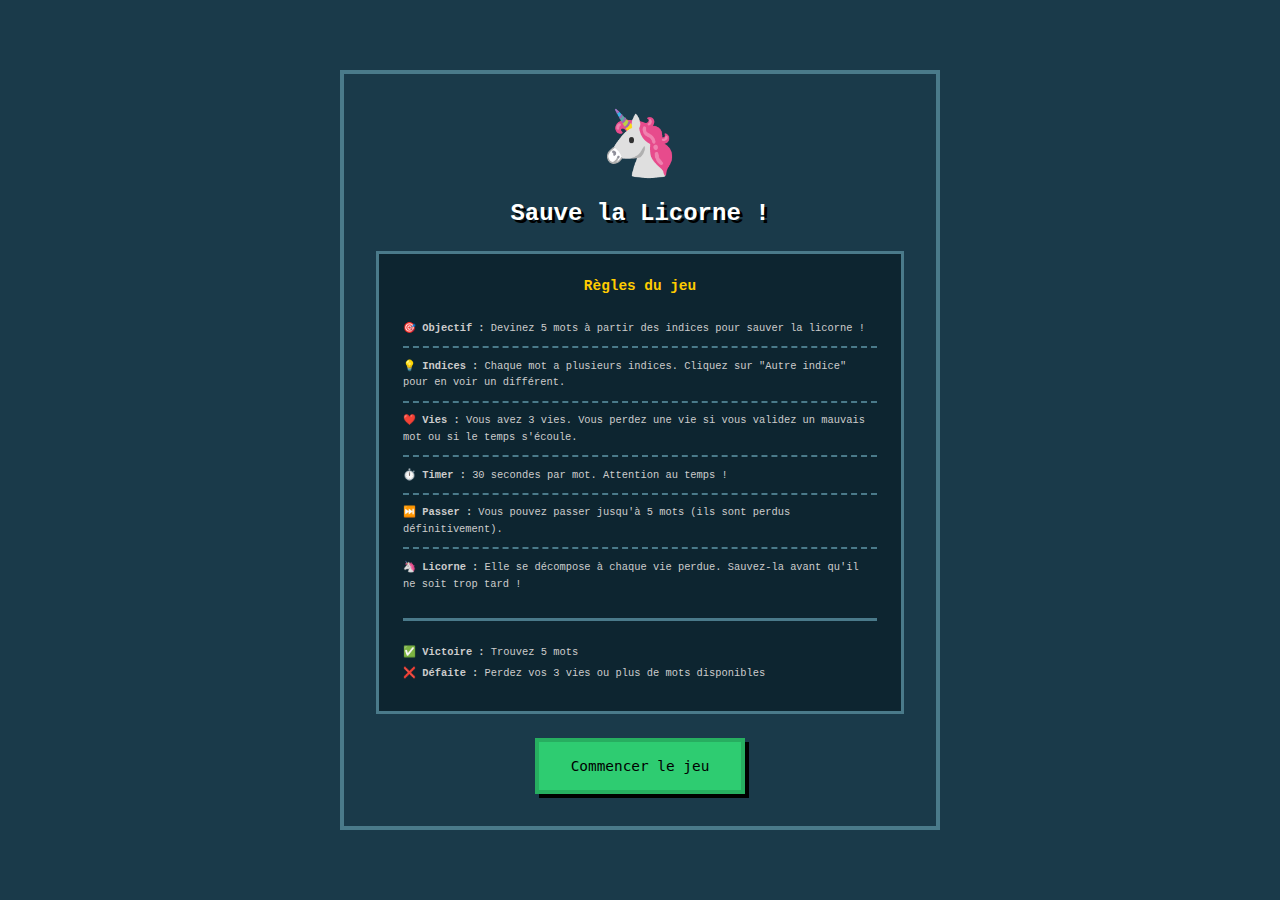
<file: index.html>
<!DOCTYPE html>
<html lang="fr">
<head>
    <meta charset="UTF-8">
    <meta name="viewport" content="width=device-width, initial-scale=1.0">
    <title>Jeu de Mots - Défi du Personnage</title>
    <link rel="stylesheet" href="style.css">
</head>
<body>
    <!-- Écran Titre -->
    <div class="title-screen" id="titleScreen">
        <div class="title-content">
            <div class="title-unicorn">🦄</div>
            <h1 class="title-heading">Sauve la Licorne !</h1>
            <div class="rules-container">
                <h2>Règles du jeu</h2>
                <ul class="rules-list">
                    <li><strong>🎯 Objectif :</strong> Devinez 5 mots à partir des indices pour sauver la licorne !</li>
                    <li><strong>💡 Indices :</strong> Chaque mot a plusieurs indices. Cliquez sur "Autre indice" pour en voir un différent.</li>
                    <li><strong>❤️ Vies :</strong> Vous avez 3 vies. Vous perdez une vie si vous validez un mauvais mot ou si le temps s'écoule.</li>
                    <li><strong>⏱️ Timer :</strong> 30 secondes par mot. Attention au temps !</li>
                    <li><strong>⏭️ Passer :</strong> Vous pouvez passer jusqu'à 5 mots (ils sont perdus définitivement).</li>
                    <li><strong>🦄 Licorne :</strong> Elle se décompose à chaque vie perdue. Sauvez-la avant qu'il ne soit trop tard !</li>
                </ul>
                <div class="win-lose">
                    <p><strong>✅ Victoire :</strong> Trouvez 5 mots</p>
                    <p><strong>❌ Défaite :</strong> Perdez vos 3 vies ou plus de mots disponibles</p>
                </div>
            </div>
            <button id="startGameBtn" class="btn btn-start">Commencer le jeu</button>
        </div>
    </div>

    <div class="game-container" id="gameContainer" style="display: none;">
        <!-- Header avec vies et score -->
        <header class="game-header">
            <div class="hearts" id="hearts">
                <span class="heart">❤️</span>
                <span class="heart">❤️</span>
                <span class="heart">❤️</span>
            </div>
            <div class="score-display">
                Mots trouvés : <span id="foundCount">0</span>/5
            </div>
        </header>

        <!-- Zone de jeu principale -->
        <main class="game-main">
            <!-- Colonne gauche : Méchant + Indice -->
            <div class="left-column">
                <div class="villain-container">
                    <div class="villain" id="villain"></div>
                </div>
                <div class="hint-box">
                    <div class="hint-label">Indice : <span class="current-hint" id="currentHint">Chargement...</span></div>
                    <div class="hint-footer">
                        <span class="hint-counter" id="hintCounter">Indice : 1/4</span>
                        <button id="changeHintBtn" class="btn-pixel">🔄</button>
                    </div>
                </div>
                <button id="passBtn" class="btn-pixel btn-pass">PASSER</button>
            </div>

            <!-- Colonne centrale : Bulle de dialogue -->
            <div class="center-column">
                <div class="speech-bubble" id="speechBubble">
                    <div class="bubble-text" id="message">Tu ne trouveras pas !</div>
                    <div class="bubble-timer">il te reste <span id="timer">30</span> sec</div>
                </div>
            </div>

            <!-- Colonne droite : Licorne + Input -->
            <div class="right-column">
                <div class="unicorn-container-wrapper">
                    <div class="character" id="character">
                        <div class="character-state" id="characterState">
                            <div class="unicorn-container state-0"></div>
                        </div>
                    </div>
                </div>
                <div class="input-box">
                    <input type="text" id="wordInput" placeholder="Tape ta réponse ..." maxlength="20">
                </div>
                <button id="validateBtn" class="btn-pixel btn-validate">VALIDER</button>
            </div>
        </main>

        <!-- Modal Game Over -->
        <div class="game-over-modal" id="gameOverModal">
            <div class="modal-content">
                <h2 id="gameOverTitle">Partie terminée</h2>
                <p id="gameOverMessage"></p>
                <button id="restartBtn" class="btn-pixel">Rejouer</button>
            </div>
        </div>
    </div>

    <script src="script.js"></script>
</body>
</html>
</file>
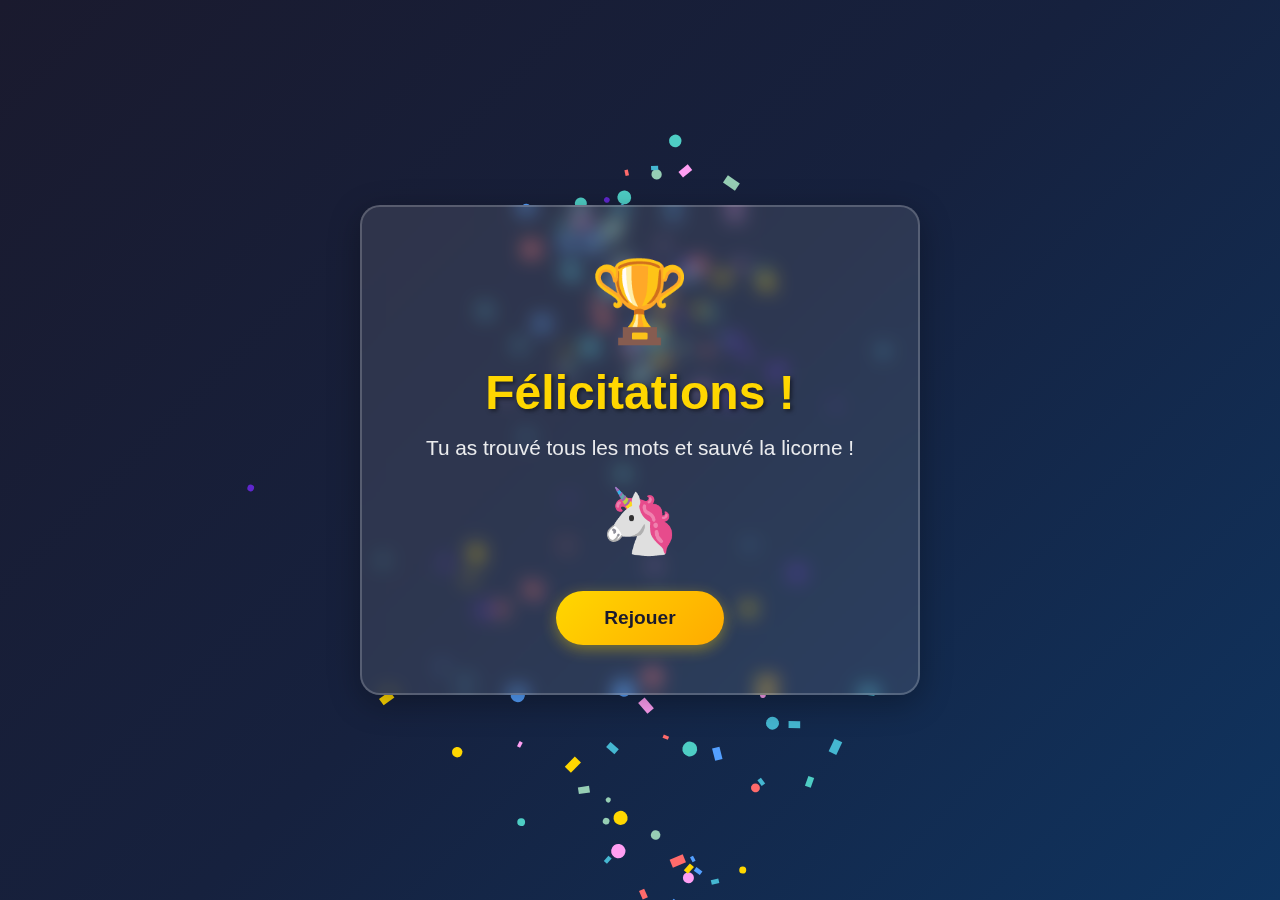
<file: victory.html>
<!DOCTYPE html>
<html lang="fr">
<head>
    <meta charset="UTF-8">
    <meta name="viewport" content="width=device-width, initial-scale=1.0">
    <title>Victoire ! - Jeu de Mots</title>
    <link rel="stylesheet" href="victory.css">
</head>
<body>
    <canvas id="confettiCanvas"></canvas>
    
    <div class="victory-container">
        <div class="victory-content">
            <div class="trophy">🏆</div>
            <h1 class="victory-title">Félicitations !</h1>
            <p class="victory-message">Tu as trouvé tous les mots et sauvé la licorne !</p>
            <div class="unicorn-saved">🦄</div>
            <button class="btn-replay" onclick="window.location.href='index.html'">Rejouer</button>
        </div>
    </div>

    <script src="confetti.js"></script>
</body>
</html>
</file>
<file: style.css>
* {
    margin: 0;
    padding: 0;
    box-sizing: border-box;
}

@import url('https://fonts.googleapis.com/css2?family=Press+Start+2P&display=swap');

body {
    font-family: 'Press Start 2P', 'Courier New', monospace;
    background: #1a3a4a;
    min-height: 100vh;
    display: flex;
    justify-content: center;
    align-items: center;
    color: #fff;
}

/* Écran Titre */
.title-screen {
    background: #1a3a4a;
    border: 4px solid #4a7a8a;
    padding: 2rem;
    max-width: 600px;
    width: 90%;
    text-align: center;
}

.title-unicorn {
    font-size: 4rem;
    margin-bottom: 1rem;
    animation: bounce 2s infinite;
}

@keyframes bounce {
    0%, 100% { transform: translateY(0); }
    50% { transform: translateY(-15px); }
}

.title-heading {
    color: #fff;
    font-size: 1.5rem;
    margin-bottom: 1.5rem;
    text-shadow: 3px 3px 0px #000;
}

.rules-container {
    background: #0d2530;
    border: 3px solid #4a7a8a;
    padding: 1.5rem;
    margin-bottom: 1.5rem;
    text-align: left;
}

.rules-container h2 {
    color: #ffcc00;
    font-size: 0.9rem;
    margin-bottom: 1rem;
    text-align: center;
}

.rules-list {
    list-style: none;
    padding: 0;
}

.rules-list li {
    padding: 0.6rem 0;
    border-bottom: 2px dashed #4a7a8a;
    font-size: 0.65rem;
    color: #ccc;
    line-height: 1.6;
}

.rules-list li:last-child {
    border-bottom: none;
}

.win-lose {
    margin-top: 1rem;
    padding-top: 1rem;
    border-top: 3px solid #4a7a8a;
}

.win-lose p {
    margin: 0.5rem 0;
    font-size: 0.65rem;
    color: #ccc;
}

.btn-start {
    background: #2ecc71;
    color: #000;
    padding: 1rem 2rem;
    font-size: 0.9rem;
    font-family: 'Press Start 2P', monospace;
    border: 4px solid #27ae60;
    cursor: pointer;
    transition: all 0.2s ease;
    box-shadow: 4px 4px 0px #000;
}

.btn-start:hover {
    transform: translate(2px, 2px);
    box-shadow: 2px 2px 0px #000;
}

/* Game Container - Style Rétro */
.game-container {
    background-image: url('images/background.png');
    background-size: cover;
    background-position: center;
    background-repeat: no-repeat;
    padding: 1rem;
    max-width: 900px;
    width: 95%;
    min-height: 500px;
    position: relative;
    border: 4px solid #333;
}

/* Header */
.game-header {
    display: flex;
    justify-content: space-between;
    align-items: center;
    padding: 0.5rem 1rem;
    margin-bottom: 0.5rem;
    background: rgba(0, 0, 0, 0.5);
    border-radius: 5px;
}

.hearts {
    display: flex;
    gap: 0.3rem;
}

.heart {
    font-size: 1.5rem;
    filter: drop-shadow(2px 2px 0px #000);
}

.heart.lost {
    filter: grayscale(100%) drop-shadow(2px 2px 0px #000);
    opacity: 0.4;
}

.score-display {
    font-size: 1rem;
    color: #fff;
    text-shadow: 2px 2px 0px #000;
}

/* Main Game Area */
.game-main {
    display: grid;
    grid-template-columns: 1fr auto 1fr;
    gap: 0.5rem;
    align-items: end;
    min-height: 420px;
    padding-bottom: 0;
    position: relative;
}

/* Colonne gauche - Méchant */
.left-column {
    display: flex;
    flex-direction: column;
    align-items: center;
    justify-content: flex-end;
    gap: 0.3rem;
    padding-bottom: 10px;
    position: relative;
    align-self: stretch;
}

.villain-container {
    background: transparent;
    padding: 0;
    height: 180px;
    width: 150px;
    display: flex;
    align-items: flex-end;
    justify-content: center;
    position: absolute;
    bottom: 160px;
    left: 80px;
    z-index: 1;
}

.villain {
    width: 150px;
    height: 180px;
    background-image: url('images/sorcier-pixel.png');
    background-repeat: no-repeat;
    background-size: contain;
    background-position: center;
    filter: drop-shadow(3px 3px 0px #000);
    image-rendering: pixelated;
}

/* Boîte d'indice */
.hint-box {
    background: rgba(232, 232, 232, 0.95);
    border: 3px solid #333;
    padding: 0.6rem;
    width: 100%;
    color: #000;
    min-height: 70px;
    position: relative;
    z-index: 10;
}

.hint-box .hint-label {
    font-size: 0.8rem;
    margin-bottom: 0.3rem;
    display: block;
}

.hint-box .current-hint {
    font-size: 0.9rem;
    font-weight: bold;
}

.hint-footer {
    display: flex;
    justify-content: space-between;
    align-items: center;
    margin-top: 0.5rem;
    padding-top: 0.5rem;
    border-top: 2px dashed #999;
}

.hint-counter {
    font-size: 0.7rem;
    color: #666;
}

/* Colonne centrale - Bulle */
.center-column {
    display: flex;
    align-items: flex-start;
    padding-top: 1rem;
    align-self: start;
}

.speech-bubble {
    background: rgba(232, 232, 232, 0.95);
    border: 3px solid #333;
    padding: 0.8rem;
    position: relative;
    max-width: 160px;
    color: #000;
}

.speech-bubble::before {
    content: '';
    position: absolute;
    left: -18px;
    top: 20px;
    border: 8px solid transparent;
    border-right-color: #333;
}

.speech-bubble::after {
    content: '';
    position: absolute;
    left: -12px;
    top: 23px;
    border: 5px solid transparent;
    border-right-color: rgba(232, 232, 232, 0.95);
}

.bubble-text {
    font-size: 0.8rem;
    margin-bottom: 0.5rem;
    line-height: 1.4;
}

.bubble-timer {
    font-size: 0.7rem;
    color: #666;
}

.bubble-timer.bubble-success {
    color: #2ecc71;
    font-weight: bold;
    font-size: 0.7rem;
}

.bubble-timer.bubble-error {
    color: #e74c3c;
    font-weight: bold;
    font-size: 0.7rem;
}

/* Colonne droite - Licorne */
.right-column {
    display: flex;
    flex-direction: column;
    align-items: center;
    gap: 0.3rem;
    padding-bottom: 10px;
}

.unicorn-container-wrapper {
    width: 100%;
}

.character {
    background: transparent;
    min-height: 140px;
    display: flex;
    align-items: flex-end;
    justify-content: center;
    position: relative;
    overflow: visible;
    margin-bottom: 70px;
}

.character-state {
    width: 100%;
    height: 100%;
    display: flex;
    align-items: center;
    justify-content: center;
}

.unicorn-container {
    width: 100px;
    height: 100px;
    position: relative;
    display: flex;
    align-items: center;
    justify-content: center;
}

/* Canvas de la licorne */
#unicornCanvas {
    position: absolute;
    filter: drop-shadow(3px 3px 0px #000);
    image-rendering: pixelated;
}

/* Container pour les fragments */
.shatter-container {
    position: absolute;
    width: 120px;
    height: 200px;
    pointer-events: none;
    overflow: visible;
}


/* Fragment de base */
.shard {
    position: absolute;
    background-image: url('images/licorne-pixel.png');
    background-repeat: no-repeat;
    image-rendering: pixelated;
    filter: drop-shadow(2px 2px 0px rgba(0,0,0,0.5));
    opacity: 1;
    transition: none;
}

/* Animation de chute des fragments */
.shard.falling {
    animation: shardFall 0.6s ease-in forwards;
}

@keyframes shardFall {
    0% {
        transform: translate(0, 0) rotate(0deg);
        opacity: 1;
    }
    100% {
        transform: translate(var(--fall-x), var(--fall-y)) rotate(var(--fall-rotate));
        opacity: 0;
    }
}

/* Effet de crack/fissure sur l'image */
.unicorn-container.cracked::before {
    filter: drop-shadow(3px 3px 0px #000) brightness(0.9);
}

.unicorn-container.cracked::after {
    content: '';
    position: absolute;
    width: 120px;
    height: 120px;
    background: linear-gradient(
        45deg,
        transparent 40%,
        rgba(255,255,255,0.3) 45%,
        transparent 50%
    );
    pointer-events: none;
    animation: crackFlash 0.3s ease-out;
}

@keyframes crackFlash {
    0% { opacity: 1; }
    100% { opacity: 0; }
}

/* État final - licorne détruite */
.unicorn-container.destroyed::before {
    opacity: 0;
}

/* Input box */
.input-box {
    width: 100%;
}

.input-box input {
    width: 100%;
    padding: 0.8rem;
    font-family: 'Press Start 2P', monospace;
    font-size: 0.8rem;
    border: 3px solid #333;
    background: #e8e8e8;
    text-align: center;
}

.input-box input:focus {
    outline: none;
    border-color: #2ecc71;
}

/* Boutons pixel */
.btn-pixel {
    font-family: 'Press Start 2P', monospace;
    font-size: 0.8rem;
    padding: 0.8rem 1.5rem;
    border: 3px solid #333;
    cursor: pointer;
    box-shadow: 3px 3px 0px #000;
    transition: all 0.1s ease;
}

.btn-pixel:hover {
    transform: translate(2px, 2px);
    box-shadow: 1px 1px 0px #000;
}

.btn-pixel:active {
    transform: translate(3px, 3px);
    box-shadow: 0px 0px 0px #000;
}

.btn-pass {
    background: #3498db;
    color: #fff;
    width: 100%;
}

.btn-validate {
    background: #2ecc71;
    color: #000;
    width: 100%;
}

#changeHintBtn {
    padding: 0.4rem 0.6rem;
    font-size: 0.8rem;
    background: #f39c12;
    color: #000;
}

/* Messages */
.message.success {
    color: #2ecc71;
}

.message.error {
    color: #e74c3c;
}

/* Modal Game Over */
.game-over-modal {
    position: fixed;
    top: 0;
    left: 0;
    width: 100%;
    height: 100%;
    background: rgba(0, 0, 0, 0.9);
    display: none;
    justify-content: center;
    align-items: center;
    z-index: 1000;
}

.game-over-modal.show {
    display: flex;
}

.modal-content {
    background: #1a3a4a;
    border: 4px solid #4a7a8a;
    padding: 2rem;
    text-align: center;
    max-width: 400px;
}

.modal-content h2 {
    color: #ffcc00;
    font-size: 1rem;
    margin-bottom: 1rem;
    text-shadow: 2px 2px 0px #000;
}

.modal-content p {
    color: #ccc;
    font-size: 0.6rem;
    margin-bottom: 1.5rem;
    line-height: 1.6;
}

@keyframes fadeIn {
    from { opacity: 0; }
    to { opacity: 1; }
}

/* Toast notification */
.toast {
    position: fixed;
    top: 20px;
    left: 50%;
    transform: translateX(-50%) translateY(-100px);
    background: rgba(0, 0, 0, 0.85);
    color: #fff;
    padding: 1rem 2rem;
    border-radius: 8px;
    font-size: 0.8rem;
    z-index: 1000;
    opacity: 0;
    transition: all 0.3s ease;
    border: 2px solid #4a7a8a;
    overflow: hidden;
}

.toast.show {
    transform: translateX(-50%) translateY(0);
    opacity: 1;
}

.toast.error {
    border-color: #e74c3c;
    background: rgba(231, 76, 60, 0.9);
}

.toast.info {
    border-color: #3498db;
    background: rgba(52, 152, 219, 0.9);
}

/* Barre de progression du toast */
.toast-progress {
    position: absolute;
    top: 0px;
    left: 0;
    height: 2px;
    width: 100%;
    background: rgba(255, 255, 255, 0.8);
}

.toast.show .toast-progress {
    animation: toastProgress 2.5s linear forwards;
}

@keyframes toastProgress {
    from { width: 100%; }
    to { width: 0%; }
}

/* Animation shake pour le champ de saisie */
@keyframes shake {
    0%, 100% { transform: translateX(0); }
    10%, 30%, 50%, 70%, 90% { transform: translateX(-5px); }
    20%, 40%, 60%, 80% { transform: translateX(5px); }
}

.input-box.shake input {
    animation: shake 0.5s ease;
    border-color: #e74c3c !important;
}

@media (max-width: 768px) {
    .game-main {
        grid-template-columns: 1fr;
        gap: 1rem;
    }
    
    .center-column {
        order: -1;
    }
    
    .speech-bubble::before,
    .speech-bubble::after {
        display: none;
    }
}
</file>
<file: victory.css>
* {
    margin: 0;
    padding: 0;
    box-sizing: border-box;
}

body {
    min-height: 100vh;
    background: linear-gradient(135deg, #1a1a2e 0%, #16213e 50%, #0f3460 100%);
    display: flex;
    justify-content: center;
    align-items: center;
    font-family: 'Segoe UI', Tahoma, Geneva, Verdana, sans-serif;
    overflow: hidden;
}

#confettiCanvas {
    position: fixed;
    top: 0;
    left: 0;
    width: 100%;
    height: 100%;
    pointer-events: none;
    z-index: 1;
}

.victory-container {
    position: relative;
    z-index: 10;
    text-align: center;
}

.victory-content {
    background: rgba(255, 255, 255, 0.1);
    backdrop-filter: blur(10px);
    border-radius: 20px;
    padding: 3rem 4rem;
    border: 2px solid rgba(255, 255, 255, 0.2);
    box-shadow: 0 8px 32px rgba(0, 0, 0, 0.3);
    animation: fadeInUp 0.8s ease-out;
}

@keyframes fadeInUp {
    from {
        opacity: 0;
        transform: translateY(30px);
    }
    to {
        opacity: 1;
        transform: translateY(0);
    }
}

.trophy {
    font-size: 5rem;
    margin-bottom: 1rem;
    animation: bounce 1s ease-in-out infinite;
}

@keyframes bounce {
    0%, 100% {
        transform: translateY(0);
    }
    50% {
        transform: translateY(-15px);
    }
}

.victory-title {
    font-size: 3rem;
    color: #ffd700;
    text-shadow: 2px 2px 4px rgba(0, 0, 0, 0.5);
    margin-bottom: 1rem;
    animation: glow 2s ease-in-out infinite alternate;
}

@keyframes glow {
    from {
        text-shadow: 2px 2px 4px rgba(0, 0, 0, 0.5), 0 0 10px #ffd700;
    }
    to {
        text-shadow: 2px 2px 4px rgba(0, 0, 0, 0.5), 0 0 20px #ffd700, 0 0 30px #ffd700;
    }
}

.victory-message {
    font-size: 1.3rem;
    color: #fff;
    margin-bottom: 1.5rem;
    opacity: 0.9;
}

.unicorn-saved {
    font-size: 4rem;
    margin-bottom: 2rem;
    animation: float 3s ease-in-out infinite;
}

@keyframes float {
    0%, 100% {
        transform: translateY(0) rotate(-5deg);
    }
    50% {
        transform: translateY(-10px) rotate(5deg);
    }
}

.btn-replay {
    background: linear-gradient(135deg, #ffd700 0%, #ffaa00 100%);
    color: #1a1a2e;
    border: none;
    padding: 1rem 3rem;
    font-size: 1.2rem;
    font-weight: bold;
    border-radius: 50px;
    cursor: pointer;
    transition: all 0.3s ease;
    box-shadow: 0 4px 15px rgba(255, 215, 0, 0.4);
}

.btn-replay:hover {
    transform: scale(1.05);
    box-shadow: 0 6px 20px rgba(255, 215, 0, 0.6);
}

.btn-replay:active {
    transform: scale(0.98);
}
</file>
